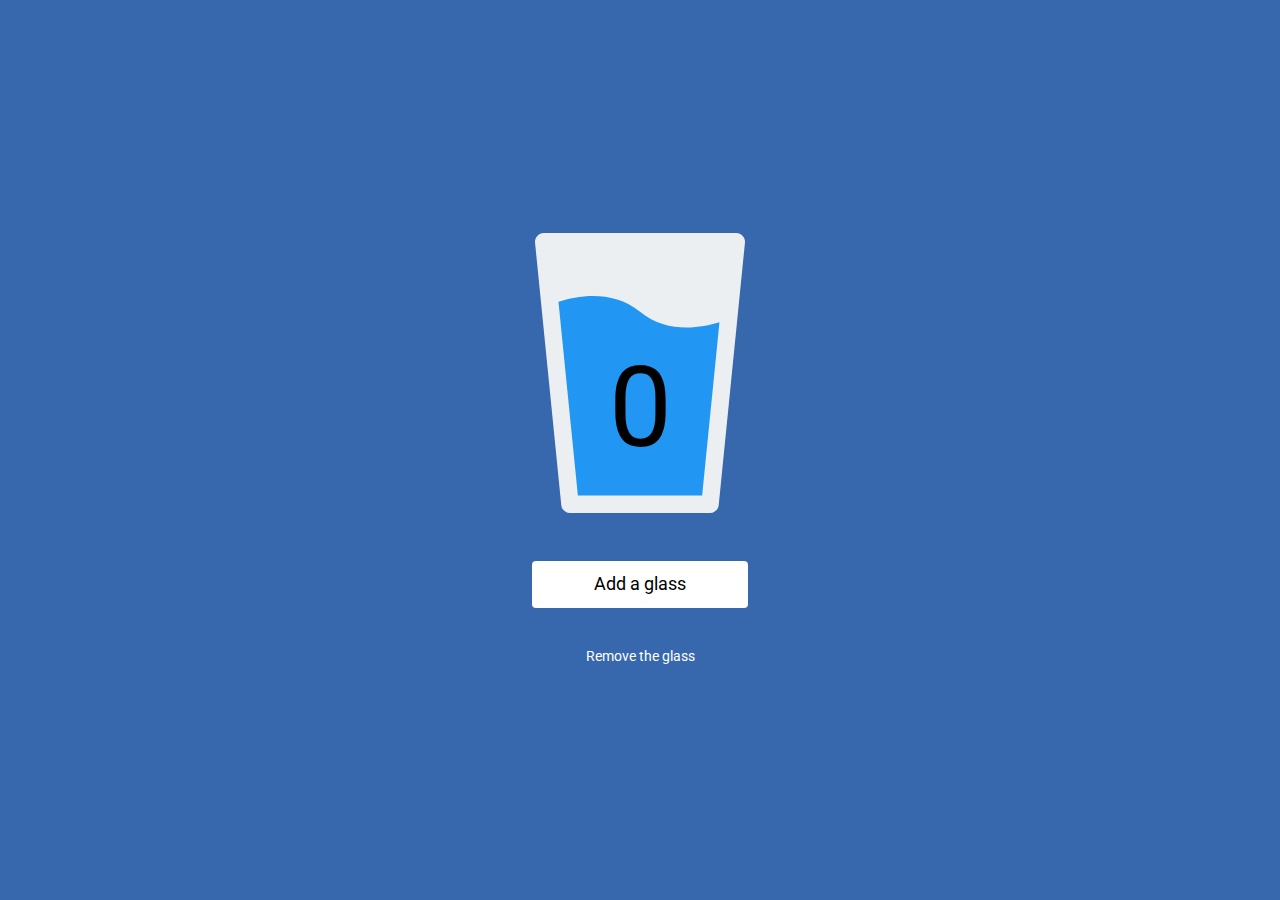
<file: index.html>
<!DOCTYPE html>
<html lang="pl">
  <head>
    <meta charset="UTF-8" />
    <meta name="viewport" content="width=device-width, initial-scale=1.0" />
    <meta http-equiv="X-UA-Compatible" content="ie=edge" />
    <title>Watterapp</title>
    <meta name="description" content="Description" />

 
    <meta property="og:title" content="waterapp" />
  
    <meta property="og:description" content="Aplikacja do liczenia wypitych szklanek wody" />
    
    <meta property="og:url" content="https://sylwestergladki.github.io/waterapp/" />

    <meta property="og:image" content="" />

    <link rel="manifest" href="manifest.json" />
    <meta name="apple-mobile-web-app-capable" content="yes" />
    <link
      rel="apple-touch-icon"
      sizes="192x192"
      href="assets/img/water-glass.svg"
    />

    <link
      rel="icon"
      type="image/svg"
      href="assets/img/water-glass.svg"
    />

    <link rel="stylesheet" href="css/main.css" />
  </head>
  <body>
    <main class="main">
      <div class="glass-wraper">
        <img src="assets/img/water-glass.svg" class="glass-wraper__water" alt="Ikona szklanka z wodą.">
        <span class="glass-wraper__number number--js"></span>
      </div>
      <button class="button button--add">Add a glass</button>
      <button class="button button--delete">Remove the glass</button>

    </main>

    <script src="js/main.js"></script>
  </body>
</html>
</file>
<file: css/main.css>
/*! normalize.css v8.0.1 | MIT License | github.com/necolas/normalize.css */
/* Document
   ========================================================================== */
/**
 * 1. Correct the line height in all browsers.
 * 2. Prevent adjustments of font size after orientation changes in iOS.
 */
@import url("https://fonts.googleapis.com/css?family=Roboto&display=swap");
html {
  line-height: 1.15;
  /* 1 */
  -webkit-text-size-adjust: 100%;
  /* 2 */ }

/* Sections
   ========================================================================== */
/**
 * Remove the margin in all browsers.
 */
body {
  margin: 0; }

/**
 * Render the `main` element consistently in IE.
 */
main {
  display: block; }

/**
 * Correct the font size and margin on `h1` elements within `section` and
 * `article` contexts in Chrome, Firefox, and Safari.
 */
h1 {
  font-size: 2em;
  margin: 0.67em 0; }

/* Grouping content
   ========================================================================== */
/**
 * 1. Add the correct box sizing in Firefox.
 * 2. Show the overflow in Edge and IE.
 */
hr {
  -webkit-box-sizing: content-box;
          box-sizing: content-box;
  /* 1 */
  height: 0;
  /* 1 */
  overflow: visible;
  /* 2 */ }

/**
 * 1. Correct the inheritance and scaling of font size in all browsers.
 * 2. Correct the odd `em` font sizing in all browsers.
 */
pre {
  font-family: monospace, monospace;
  /* 1 */
  font-size: 1em;
  /* 2 */ }

/* Text-level semantics
   ========================================================================== */
/**
 * Remove the gray background on active links in IE 10.
 */
a {
  background-color: transparent; }

/**
 * 1. Remove the bottom border in Chrome 57-
 * 2. Add the correct text decoration in Chrome, Edge, IE, Opera, and Safari.
 */
abbr[title] {
  border-bottom: none;
  /* 1 */
  text-decoration: underline;
  /* 2 */
  -webkit-text-decoration: underline dotted;
          text-decoration: underline dotted;
  /* 2 */ }

/**
 * Add the correct font weight in Chrome, Edge, and Safari.
 */
b,
strong {
  font-weight: bolder; }

/**
 * 1. Correct the inheritance and scaling of font size in all browsers.
 * 2. Correct the odd `em` font sizing in all browsers.
 */
code,
kbd,
samp {
  font-family: monospace, monospace;
  /* 1 */
  font-size: 1em;
  /* 2 */ }

/**
 * Add the correct font size in all browsers.
 */
small {
  font-size: 80%; }

/**
 * Prevent `sub` and `sup` elements from affecting the line height in
 * all browsers.
 */
sub,
sup {
  font-size: 75%;
  line-height: 0;
  position: relative;
  vertical-align: baseline; }

sub {
  bottom: -0.25em; }

sup {
  top: -0.5em; }

/* Embedded content
   ========================================================================== */
/**
 * Remove the border on images inside links in IE 10.
 */
img {
  border-style: none; }

/* Forms
   ========================================================================== */
/**
 * 1. Change the font styles in all browsers.
 * 2. Remove the margin in Firefox and Safari.
 */
button,
input,
optgroup,
select,
textarea {
  font-family: inherit;
  /* 1 */
  font-size: 100%;
  /* 1 */
  line-height: 1.15;
  /* 1 */
  margin: 0;
  /* 2 */ }

/**
 * Show the overflow in IE.
 * 1. Show the overflow in Edge.
 */
button,
input {
  /* 1 */
  overflow: visible; }

/**
 * Remove the inheritance of text transform in Edge, Firefox, and IE.
 * 1. Remove the inheritance of text transform in Firefox.
 */
button,
select {
  /* 1 */
  text-transform: none; }

/**
 * Correct the inability to style clickable types in iOS and Safari.
 */
button,
[type="button"],
[type="reset"],
[type="submit"] {
  -webkit-appearance: button; }

/**
 * Remove the inner border and padding in Firefox.
 */
button::-moz-focus-inner,
[type="button"]::-moz-focus-inner,
[type="reset"]::-moz-focus-inner,
[type="submit"]::-moz-focus-inner {
  border-style: none;
  padding: 0; }

/**
 * Restore the focus styles unset by the previous rule.
 */
button:-moz-focusring,
[type="button"]:-moz-focusring,
[type="reset"]:-moz-focusring,
[type="submit"]:-moz-focusring {
  outline: 1px dotted ButtonText; }

/**
 * Correct the padding in Firefox.
 */
fieldset {
  padding: 0.35em 0.75em 0.625em; }

/**
 * 1. Correct the text wrapping in Edge and IE.
 * 2. Correct the color inheritance from `fieldset` elements in IE.
 * 3. Remove the padding so developers are not caught out when they zero out
 *    `fieldset` elements in all browsers.
 */
legend {
  -webkit-box-sizing: border-box;
          box-sizing: border-box;
  /* 1 */
  color: inherit;
  /* 2 */
  display: table;
  /* 1 */
  max-width: 100%;
  /* 1 */
  padding: 0;
  /* 3 */
  white-space: normal;
  /* 1 */ }

/**
 * Add the correct vertical alignment in Chrome, Firefox, and Opera.
 */
progress {
  vertical-align: baseline; }

/**
 * Remove the default vertical scrollbar in IE 10+.
 */
textarea {
  overflow: auto; }

/**
 * 1. Add the correct box sizing in IE 10.
 * 2. Remove the padding in IE 10.
 */
[type="checkbox"],
[type="radio"] {
  -webkit-box-sizing: border-box;
          box-sizing: border-box;
  /* 1 */
  padding: 0;
  /* 2 */ }

/**
 * Correct the cursor style of increment and decrement buttons in Chrome.
 */
[type="number"]::-webkit-inner-spin-button,
[type="number"]::-webkit-outer-spin-button {
  height: auto; }

/**
 * 1. Correct the odd appearance in Chrome and Safari.
 * 2. Correct the outline style in Safari.
 */
[type="search"] {
  -webkit-appearance: textfield;
  /* 1 */
  outline-offset: -2px;
  /* 2 */ }

/**
 * Remove the inner padding in Chrome and Safari on macOS.
 */
[type="search"]::-webkit-search-decoration {
  -webkit-appearance: none; }

/**
 * 1. Correct the inability to style clickable types in iOS and Safari.
 * 2. Change font properties to `inherit` in Safari.
 */
::-webkit-file-upload-button {
  -webkit-appearance: button;
  /* 1 */
  font: inherit;
  /* 2 */ }

/* Interactive
   ========================================================================== */
/*
 * Add the correct display in Edge, IE 10+, and Firefox.
 */
details {
  display: block; }

/*
 * Add the correct display in all browsers.
 */
summary {
  display: list-item; }

/* Misc
   ========================================================================== */
/**
 * Add the correct display in IE 10+.
 */
template {
  display: none; }

/**
 * Add the correct display in IE 10.
 */
[hidden] {
  display: none; }

html {
  -webkit-box-sizing: border-box;
          box-sizing: border-box; }

*, *:before, *:after {
  -webkit-box-sizing: inherit;
          box-sizing: inherit; }

body {
  background-color: #3767AD;
  font-family: 'Roboto', sans-serif; }

.main {
  display: -webkit-box;
  display: -ms-flexbox;
  display: flex;
  height: 100vh;
  width: auto;
  -webkit-box-orient: vertical;
  -webkit-box-direction: normal;
      -ms-flex-direction: column;
          flex-direction: column;
  -webkit-box-pack: center;
      -ms-flex-pack: center;
          justify-content: center;
  -ms-flex-line-pack: center;
      align-content: center; }

.glass-wraper {
  display: -webkit-box;
  display: -ms-flexbox;
  display: flex;
  -webkit-box-pack: center;
      -ms-flex-pack: center;
          justify-content: center;
  position: relative; }
  .glass-wraper__number {
    z-index: 1;
    font-size: 112px;
    margin: 0;
    position: absolute;
    bottom: 0;
    padding-bottom: 40px; }

.button--add {
  font-size: 18px;
  background-color: #fff;
  width: 216px;
  height: 47px;
  border-radius: 4px;
  margin: auto;
  margin-top: 48px;
  margin-bottom: 37px;
  border: none; }

.button--delete {
  font-size: 14px;
  background-color: transparent;
  border: none;
  color: #fff;
  width: 184px;
  height: 23px;
  margin: 0 auto; }

/*# sourceMappingURL=main.css.map */
</file>
